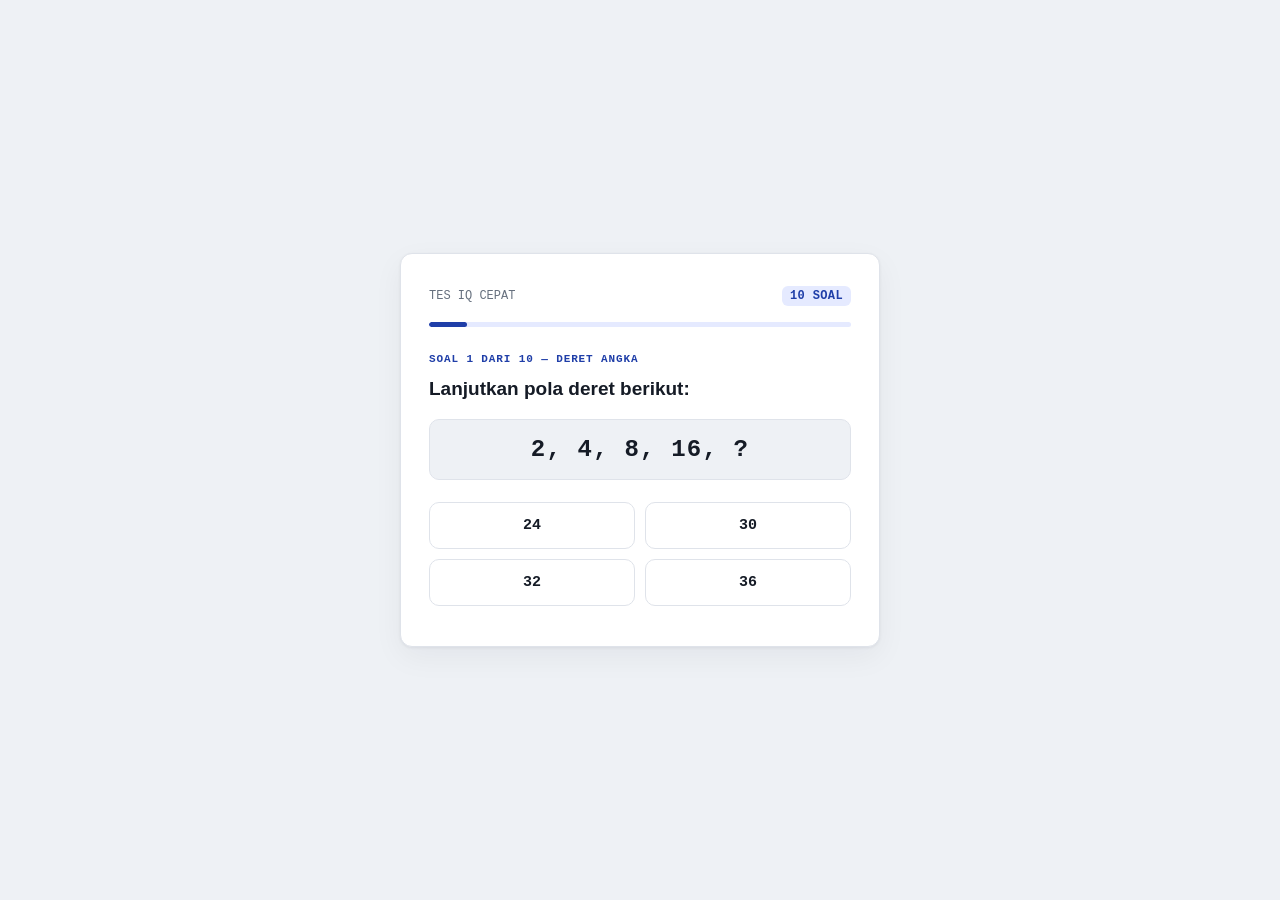
<file: index.html>
<!DOCTYPE html>
<html lang="id">
<head>
<meta charset="UTF-8">
<meta name="viewport" content="width=device-width, initial-scale=1.0">
<title>Tes IQ Cepat — 10 Soal</title>
<style>
  :root{
    --bg:#eef1f5;
    --card:#ffffff;
    --ink:#151b26;
    --muted:#66707e;
    --accent:#1f3ea8;
    --accent2:#e5eaff;
    --border:#dfe3ea;
    --mono: 'SFMono-Regular', Consolas, 'Liberation Mono', Menlo, monospace;
    --blood:#8f0d0d;
  }
  *{box-sizing:border-box; margin:0; padding:0;}
  html,body{ height:100%; overflow:hidden; }
  body{
    font-family: -apple-system, BlinkMacSystemFont, 'Segoe UI', Roboto, Helvetica, Arial, sans-serif;
    background:var(--bg);
    color:var(--ink);
  }

  #quizWrap{
    height:100vh;
    display:flex;
    align-items:center;
    justify-content:center;
    padding:20px;
  }
  .card{
    width:100%;
    max-width:480px;
    max-height:92vh;
    overflow-y:auto;
    background:var(--card);
    border:1px solid var(--border);
    border-radius:12px;
    box-shadow:0 1px 3px rgba(20,25,40,.06), 0 10px 30px rgba(20,25,40,.05);
    padding:32px 28px;
  }
  .topbar{
    display:flex;
    align-items:center;
    justify-content:space-between;
    font-size:12px;
    color:var(--muted);
    margin-bottom:16px;
    font-family: var(--mono);
  }
  .badge{
    background:var(--accent2);
    color:var(--accent);
    padding:3px 8px;
    border-radius:6px;
    font-weight:600;
    letter-spacing:.03em;
  }
  .progress{
    height:5px; width:100%;
    background:var(--accent2);
    border-radius:99px;
    overflow:hidden;
    margin-bottom:26px;
  }
  .progress-bar{
    height:100%; width:9%;
    background:var(--accent);
    border-radius:99px;
    transition:width .35s ease;
  }
  .qnum{
    font-size:11px; font-weight:700; color:var(--accent);
    letter-spacing:.08em; text-transform:uppercase;
    margin-bottom:10px; font-family: var(--mono);
  }
  h1{ font-size:19px; font-weight:600; line-height:1.45; margin-bottom:8px; }
  .seq{
    font-family: var(--mono); font-size:24px; font-weight:700;
    letter-spacing:.05em; color:var(--ink);
    background:var(--bg); border:1px solid var(--border); border-radius:10px;
    padding:16px; text-align:center; margin:16px 0 22px;
  }
  .options{ display:grid; grid-template-columns:1fr 1fr; gap:10px; margin-bottom:8px; }
  .opt{
    text-align:center; padding:14px 10px; border:1px solid var(--border);
    border-radius:10px; background:#fff; font-size:15px; font-family: var(--mono);
    font-weight:700; color:var(--ink); cursor:pointer;
    transition:border-color .15s ease, background .15s ease;
  }
  .opt:hover{ border-color:var(--accent); background:var(--accent2); }
  .opt.wide{ grid-column:1 / -1; font-family:inherit; font-weight:500; font-size:14px; text-align:left; }
  .screen{ display:none; }
  .screen.active{ display:block; }

  .resultBox{ text-align:center; padding:10px 0 4px; }
  .resultBox .emoji{ font-size:36px; margin-bottom:14px; }
  .resultBox p{ color:var(--muted); font-size:14px; line-height:1.6; margin-bottom:22px; }
  button#seeResult{
    width:100%; padding:14px; border:none; border-radius:10px;
    background:var(--accent); color:#fff; font-size:15px; font-weight:600; cursor:pointer;
  }
  button#seeResult:hover{ background:#162e82; }

  .loadingDots{ display:inline-flex; gap:4px; margin-top:6px; }
  .loadingDots span{ width:6px;height:6px;border-radius:50%; background:var(--accent); animation: blink 1.2s infinite ease-in-out; }
  .loadingDots span:nth-child(2){ animation-delay:.2s; }
  .loadingDots span:nth-child(3){ animation-delay:.4s; }
  @keyframes blink{ 0%,80%,100%{opacity:.2;} 40%{opacity:1;} }

  #scare{
    position:fixed; inset:0; background:#000;
    display:none; align-items:center; justify-content:center;
    overflow:hidden; z-index:50;
  }
  #scare.active{ display:flex; }
  #flash{
    position:fixed; inset:0; background:#fff;
    z-index:60; opacity:0; pointer-events:none;
  }
  #scare img{
    position:fixed;
    inset:0;
    width:100vw;
    height:100vh;
    object-fit:cover;
    filter: drop-shadow(0 0 50px #ff1414);
    animation: pop .15s ease-out;
}
  @keyframes pop{
    0%{ transform: scale(0.3); opacity:0; }
    60%{ transform: scale(1.2); opacity:1; }
    100%{ transform: scale(1); }
  }
  #scareText{
    position:absolute; bottom:6%; width:100%; text-align:center;
    color:#ff1414; font-family:'Impact','Arial Black',sans-serif;
    font-size:clamp(22px,5vw,40px); letter-spacing:.1em;
    text-shadow: 0 0 20px #000, 0 0 40px #ff1414;
    animation: flicker .1s infinite;
  }
  @keyframes flicker{ 0%,100%{ opacity:1; } 50%{ opacity:.7; } }

  #reveal{
    position:fixed; inset:0; background:var(--bg);
    display:none; align-items:center; justify-content:center;
    padding:24px; z-index:70;
  }
  #reveal.active{ display:flex; }
  #reveal .card{ text-align:center; max-width:440px; max-height:none; overflow:visible; }
  #reveal h2{ font-size:24px; margin-bottom:10px; }
  #reveal h2 span{ color:var(--blood); }
  #reveal p{ color:var(--muted); font-size:14px; line-height:1.6; margin-bottom:24px; }
  button#again{
    width:100%; padding:14px; border:1px solid var(--border); border-radius:10px;
    background:#fff; color:var(--ink); font-size:14px; font-weight:600; cursor:pointer;
  }
  button#again:hover{ background:var(--accent2); }

  @media (prefers-reduced-motion: reduce){
    #scare img, #scareText{ animation:none !important; }
  }
</style>
</head>
<body>

  <div id="quizWrap">
    <div class="card">
      <div class="topbar">
        <span>TES IQ CEPAT</span>
        <span class="badge">10 SOAL</span>
      </div>
      <div class="progress"><div class="progress-bar" id="bar"></div></div>

      <div class="screen active" id="q1">
        <div class="qnum">Soal 1 dari 10 — Deret Angka</div>
        <h1>Lanjutkan pola deret berikut:</h1>
        <div class="seq">2, 4, 8, 16, ?</div>
        <div class="options">
          <button class="opt" data-next="q2">24</button>
          <button class="opt" data-next="q2">30</button>
          <button class="opt" data-next="q2">32</button>
          <button class="opt" data-next="q2">36</button>
        </div>
      </div>

      <div class="screen" id="q2">
        <div class="qnum">Soal 2 dari 10 — Matematika</div>
        <h1>Jawab Soal ini = </h1>
        <div class="seq">Hasil Dari 9+3÷2 = </div>
        <div class="options">
          <button class="opt" data-next="q3">6</button>
          <button class="opt" data-next="q3">8</button>
          <button class="opt" data-next="q3">3</button>
          <button class="opt" data-next="q3">4</button>
        </div>
      </div>

      <div class="screen" id="q3">
        <div class="qnum">Soal 3 dari 10 — Cari yang Berbeda</div>
        <h1>Mana yang tidak sekelompok dengan yang lain?</h1>
        <div class="options">
          <button class="opt" data-next="q4">Segitiga</button>
          <button class="opt" data-next="q4">Persegi</button>
          <button class="opt" data-next="q4">Lingkaran</button>
          <button class="opt" data-next="q4">Kubus</button>
        </div>
      </div>

      <div class="screen" id="q4">
        <div class="qnum">Soal 4 dari 10 — Deret Huruf</div>
        <h1>Lanjutkan pola huruf berikut:</h1>
        <div class="seq">A, C, E, G, ?</div>
        <div class="options">
          <button class="opt" data-next="q5">H</button>
          <button class="opt" data-next="q5">I</button>
          <button class="opt" data-next="q5">J</button>
          <button class="opt" data-next="q5">K</button>
        </div>
      </div>

      <div class="screen" id="q5">
        <div class="qnum">Soal 5 dari 10 — Pola Tersembunyi</div>
        <h1>Kalau 5+3=28, 9+1=810, dan 8+6=214, maka:</h1>
        <div class="seq">6 + 4 = ?</div>
        <div class="options">
          <button class="opt" data-next="q6">210</button>
          <button class="opt" data-next="q6">10</button>
          <button class="opt" data-next="q6">24</button>
          <button class="opt" data-next="q6">102</button>
        </div>
      </div>

      <div class="screen" id="q6">
        <div class="qnum">Soal 6 dari 10 — Analogi Angka</div>
        <h1>Jika 3 berhubungan dengan 9, maka:</h1>
        <div class="seq">3 : 9 = 5 : ?</div>
        <div class="options">
          <button class="opt" data-next="q7">10</button>
          <button class="opt" data-next="q7">15</button>
          <button class="opt" data-next="q7">20</button>
          <button class="opt" data-next="q7">25</button>
        </div>
      </div>

      <div class="screen" id="q7">
        <div class="qnum">Soal 7 dari 10 — Deret Kuadrat</div>
        <h1>Lanjutkan pola angka berikut:</h1>
        <div class="seq">1, 4, 9, 16, 25, ?</div>
        <div class="options">
          <button class="opt" data-next="q8">30</button>
          <button class="opt" data-next="q8">32</button>
          <button class="opt" data-next="q8">36</button>
          <button class="opt" data-next="q8">42</button>
        </div>
      </div>

      <div class="screen" id="q8">
        <div class="qnum">Soal 8 dari 10 — Logika</div>
        <h1>Semua kucing adalah hewan. Semua hewan butuh makan. Maka...</h1>
        <div class="options">
          <button class="opt wide" data-next="q9">Semua kucing butuh makan</button>
        </div>
        <div class="options">
          <button class="opt" data-next="q9">Benar</button>
          <button class="opt" data-next="q9">Salah</button>
          <button class="opt" data-next="q9">Tidak Tentu</button>
          <button class="opt" data-next="q9">Tidak Ada Hubungan</button>
        </div>
      </div>

      <div class="screen" id="q9">
        <div class="qnum">Soal 9 dari 10 — Deret Pecahan</div>
        <h1>Lanjutkan pola angka berikut:</h1>
        <div class="seq">100, 50, 25, 12.5, ?</div>
        <div class="options">
          <button class="opt" data-next="q10">6.25</button>
          <button class="opt" data-next="q10">6</button>
          <button class="opt" data-next="q10">5</button>
          <button class="opt" data-next="q10">7.5</button>
        </div>
      </div>

      <div class="screen" id="q10">
        <div class="qnum">Soal 10 dari 10 — Cari yang Berbeda</div>
        <h1>Mana kata yang tidak sekelompok dengan yang lain?</h1>
        <div class="options">
          <button class="opt" data-next="loading">Apel</button>
          <button class="opt" data-next="loading">Jeruk</button>
          <button class="opt" data-next="loading">Wortel</button>
          <button class="opt" data-next="loading">Mangga</button>
        </div>
      </div>

      <div class="screen" id="loading">
        <div class="resultBox">
          <div class="qnum">Menghitung Skor</div>
          <h1 style="text-align:center;">Menganalisis pola jawabanmu...</h1>
          <div class="loadingDots"><span></span><span></span><span></span></div>
        </div>
      </div>

      <div class="screen" id="result">
        <div class="resultBox">
          <div class="emoji">🧠</div>
          <div class="qnum" style="text-align:center;">Skor IQ Kamu Sudah Siap</div>
          <h1 style="text-align:center;">Hasil tes kamu berhasil dihitung</h1>
          <p>Klik tombol di bawah untuk melihat skor IQ dan penjelasan lengkapnya.</p>
          <button id="seeResult">Lihat Skor IQ Saya</button>
        </div>
      </div>
    </div>
  </div>

  <div id="scare" aria-hidden="true">
    <img id="scareImg" src="image1.png" alt="">
  </div>
  <div id="flash"></div>
  <audio id="scareSound" src="sound.mp3" preload="auto"></audio>

  <div id="reveal">
    <div class="card">
      <h2>AWOKAWOKAOWK, <span>Frank!</span> 😂</h2>
      <p>bantu share bg</p>
      <button id="again">AWOKAWOWKA</button>
    </div>
  </div>

<script>
  const bar = document.getElementById('bar');
  const screens = document.querySelectorAll('.screen');
  const scare = document.getElementById('scare');
  const flash = document.getElementById('flash');
  const reveal = document.getElementById('reveal');
  const quizWrap = document.getElementById('quizWrap');
  const scareSound = document.getElementById('scareSound');

  const order = ['q1','q2','q3','q4','q5','q6','q7','q8','q9','q10','loading','result'];
  function goTo(id){
    screens.forEach(s => s.classList.remove('active'));
    document.getElementById(id).classList.add('active');
    const idx = order.indexOf(id);
    const pct = Math.round(((idx+1) / order.length) * 100);
    bar.style.width = pct + '%';
  }

  document.querySelectorAll('.opt').forEach(btn => {
    btn.addEventListener('click', () => {
      const next = btn.getAttribute('data-next');
      goTo(next);
      if (next === 'loading'){
        setTimeout(() => goTo('result'), 1400);
      }
    });
  });

  const scareImg = document.getElementById('scareImg');
  const scareImages = ['image1.png','image2.png','image3.png','image4.png','image5.png','image6.png','image7.png'];
  const SCARE_DURATION_MS = 5000;   // lama layar jumpscare tampil
  const IMAGE_SWITCH_MS   = 90;     // ganti gambar tiap 90ms (cepat, kayak flash)
  const SOUND_LOOPS       = 3;      // suara diputar ulang 3x

  let imageTimer = null;
  let soundPlayCount = 0;

  function startImageCycle(){
    let idx = 0;
    scareImg.src = scareImages[0];
    imageTimer = setInterval(() => {
      idx = (idx + 1) % scareImages.length;
      scareImg.src = scareImages[idx];
    }, IMAGE_SWITCH_MS);
  }
  function stopImageCycle(){
    clearInterval(imageTimer);
  }

  function playSoundLooped(){
    soundPlayCount = 0;
    scareSound.currentTime = 0;
    scareSound.play().catch(()=>{});
    soundPlayCount = 1;
  }
  scareSound.addEventListener('ended', () => {
    if (soundPlayCount < SOUND_LOOPS){
      scareSound.currentTime = 0;
      scareSound.play().catch(()=>{});
      soundPlayCount++;
    }
  });

  document.getElementById('seeResult').addEventListener('click', () => {
    quizWrap.style.display = 'none';
    scare.classList.add('active');

    flash.style.transition = 'none';
    flash.style.opacity = '0.95';
    requestAnimationFrame(() => {
      flash.style.transition = 'opacity .4s ease';
      flash.style.opacity = '0';
    });

    if (navigator.vibrate) navigator.vibrate([80,40,80,40,200]);

    startImageCycle();
    playSoundLooped();

    setTimeout(() => {
      stopImageCycle();
      scareSound.pause();
      scare.classList.remove('active');
      reveal.classList.add('active');
    }, SCARE_DURATION_MS);
  });

  document.getElementById('again').addEventListener('click', () => {
    reveal.classList.remove('active');
    quizWrap.style.display = 'flex';
    goTo('q1');
  });
</script>
</body>
</html>
</file>
